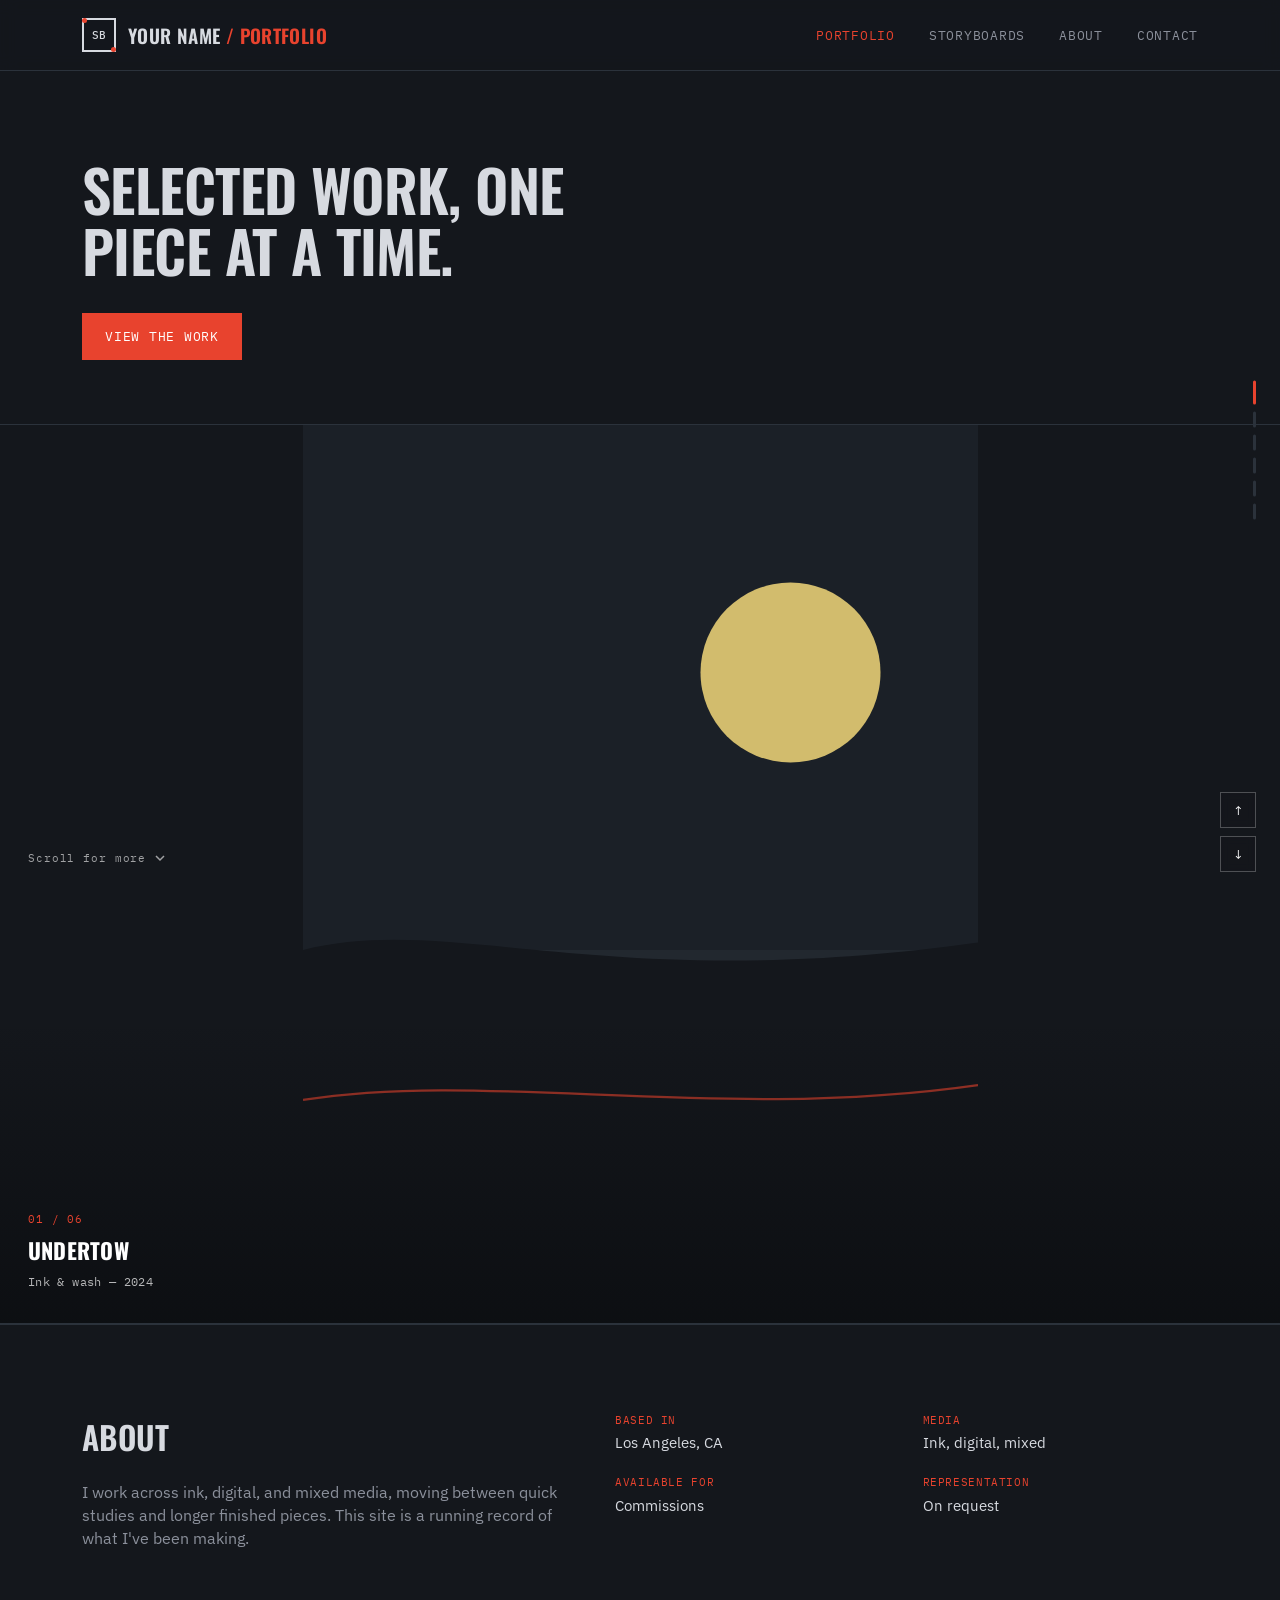
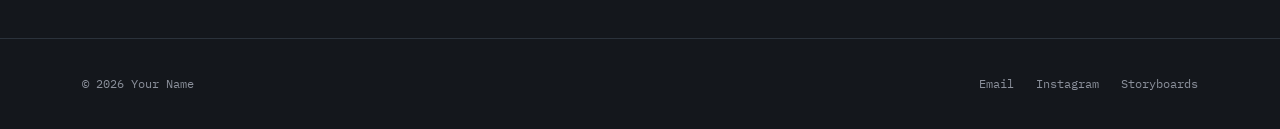
<file: index.html>
<!DOCTYPE html>
<html lang="en">
<head>
<meta charset="UTF-8">
<meta name="viewport" content="width=device-width, initial-scale=1.0">
<title>Portfolio Review — Your Name</title>
<link rel="preconnect" href="https://fonts.googleapis.com">
<link href="https://fonts.googleapis.com/css2?family=Oswald:wght@400;500;600;700&family=IBM+Plex+Sans:wght@400;500;600&family=IBM+Plex+Mono:wght@400;500&display=swap" rel="stylesheet">
<link rel="stylesheet" href="style.css">
<style>
  /* ============================================================
     PAGE HERO — simple intro, no viewer. The gallery is the
     centerpiece of this page, not the hero.
     ============================================================ */
  .page-hero{ padding:88px 0 64px; text-align:left; }
  .page-hero h1{
    font-family:var(--display); font-weight:600;
    font-size:clamp(34px,5vw,58px);
    line-height:1.05; letter-spacing:-0.01em;
    text-transform:uppercase; color:var(--chalk-brt);
    max-width:18ch;
  }
  .page-hero p.lede{ margin-top:22px; color:var(--chalk); font-size:16.5px; max-width:48ch; }
  .page-hero-actions{ margin-top:32px; display:flex; gap:14px; flex-wrap:wrap; }

  /* ============================================================
     REEL GALLERY — the signature element. One art piece fills
     the viewport at a time; scroll or swipe snaps to the next,
     the same way Instagram Reels moves through a vertical feed.
     ============================================================ */
  .reel-gallery{
    position:relative;
    height:100vh;
    overflow-y:scroll;
    scroll-snap-type:y mandatory;
    background:var(--ink);
    border-top:1px solid var(--line);
    border-bottom:1px solid var(--line);
  }
  .reel-gallery::-webkit-scrollbar{ display:none; }
  .reel-item{
    height:100vh; width:100%;
    scroll-snap-align:start; scroll-snap-stop:always;
    position:relative;
    display:flex; align-items:center; justify-content:center;
    overflow:hidden;
  }
  .reel-media{
    width:100%; height:100%;
    display:flex; align-items:center; justify-content:center;
  }
  .reel-media svg{ height:100%; width:auto; max-width:100%; }
  .reel-media img{ height:100%; width:auto; max-width:100%; object-fit:contain; }
  .reel-item::after{
    /* legibility gradient behind the caption, like Reels' UI */
    content:''; position:absolute; left:0; right:0; bottom:0; height:34%;
    background:linear-gradient(to top, rgba(10,12,15,0.75), transparent);
    pointer-events:none;
  }
  .reel-caption{
    position:absolute; left:28px; right:88px; bottom:34px; z-index:2;
  }
  .reel-caption .num{
    font-family:var(--mono); font-size:11px; color:var(--grease); letter-spacing:0.08em;
  }
  .reel-caption h3{
    font-family:var(--display); text-transform:uppercase; font-size:22px; letter-spacing:0.01em;
    margin-top:6px; color:#fff;
  }
  .reel-caption p{
    font-family:var(--mono); font-size:12px; color:rgba(255,255,255,0.7); margin-top:6px; letter-spacing:0.03em;
  }

  /* right-edge progress rail, echoes the sprocket/frame-counter
     motif used for storyboards — the two pages read as one site */
  .reel-progress{
    position:absolute; top:50%; right:24px; transform:translateY(-50%);
    display:flex; flex-direction:column; gap:7px; z-index:3;
  }
  .reel-progress i{
    width:3px; height:16px; background:var(--line); display:block; border-radius:2px;
    transition:background .2s ease, height .2s ease;
  }
  .reel-progress i.on{ background:var(--grease); height:24px; }

  .reel-nav{
    position:absolute; bottom:28px; right:24px; z-index:3;
    display:flex; flex-direction:column; gap:8px;
  }
  .reel-nav button{
    width:36px; height:36px; border:1px solid rgba(255,255,255,0.25); background:rgba(20,23,28,0.55);
    color:#fff; display:flex; align-items:center; justify-content:center; backdrop-filter:blur(4px);
  }
  .reel-nav button:hover{ border-color:var(--grease); color:var(--grease); }

  .reel-cue{
    position:absolute; left:28px; bottom:34px; z-index:2;
    font-family:var(--mono); font-size:11px; letter-spacing:0.08em; color:rgba(255,255,255,0.6);
    display:flex; align-items:center; gap:8px;
    opacity:1; transition:opacity .4s ease;
  }
  .reel-cue.hide{ opacity:0; }
  .reel-cue svg{ width:12px; height:12px; animation:bob 1.6s ease-in-out infinite; }
  @keyframes bob{ 0%,100%{ transform:translateY(0);} 50%{ transform:translateY(4px);} }

  @media (max-width:920px){
    .hero-grid{ grid-template-columns:1fr; }
  }
  @media (max-width:600px){
    .reel-caption{ right:60px; }
  }
</style>
</head>
<body>

<header class="nav">
  <div class="nav-inner">
    <a class="brand" href="index.html">
      <div class="brand-mark">SB</div>
      <div class="brand-name">Your Name <span>/ Portfolio</span></div>
    </a>
    <nav class="links">
      <a href="#gallery" class="current">Portfolio</a>
      <a href="storyboards.html">Storyboards</a>
      <a href="#about">About</a>
      <a href="#contact">Contact</a>
    </nav>
    <button class="nav-toggle" aria-label="Menu">☰</button>
  </div>
</header>

<section class="page-hero">
  <div class="wrap fade-up">
    <h1>Selected work, one piece at a time.</h1>
    <div class="page-hero-actions">
      <a href="#gallery" class="btn primary">View the work</a>
    </div>
  </div>
</section>

<section id="gallery">
  <div class="reel-gallery" id="reel-gallery"></div>
  <div class="reel-progress" id="reel-progress"></div>
  <div class="reel-nav">
    <button id="reel-up" aria-label="Previous piece">↑</button>
    <button id="reel-down" aria-label="Next piece">↓</button>
  </div>
  <div class="reel-cue" id="reel-cue">
    Scroll for more
    <svg viewBox="0 0 12 12" fill="none"><path d="M2 4L6 8L10 4" stroke="currentColor" stroke-width="1.5"/></svg>
  </div>
</section>

<section class="section" id="about">
  <div class="wrap about-grid">
    <div>
      <div class="section-head" style="margin-bottom:20px;">
        <h2>About</h2>
      </div>
      <p>I work across ink, digital, and mixed media, moving between quick studies and longer finished pieces. This site is a running record of what I've been making.</p>
    </div>
    <dl class="specs">
      <div class="spec"><dt>Based in</dt><dd>Los Angeles, CA</dd></div>
      <div class="spec"><dt>Media</dt><dd>Ink, digital, mixed</dd></div>
      <div class="spec"><dt>Available for</dt><dd>Commissions</dd></div>
      <div class="spec"><dt>Representation</dt><dd>On request</dd></div>
    </dl>
  </div>
</section>

<footer id="contact">
  <div class="wrap footer-inner">
    <p>© <span id="year"></span> Your Name</p>
    <div class="footer-links">
      <a href="mailto:you@example.com">Email</a>
      <a href="#">Instagram</a>
      <a href="storyboards.html">Storyboards</a>
    </div>
  </div>
</footer>

<script>
/* ============================================================
   PIECES — abstract studies built from the site's own palette,
   standing in for real artwork. Replace the entries below with
   your own images: { title, medium, year, type:'image', src }.
   ============================================================ */
function piece(title, medium, year, svg){
  return { title, medium, year, type:'svg', markup: svg };
}

const PIECES = [
  piece('Undertow', 'Ink & wash', '2024', `
    <svg viewBox="0 0 900 1200" xmlns="http://www.w3.org/2000/svg">
      <rect width="900" height="1200" fill="#1B2027"/>
      <rect y="700" width="900" height="500" fill="#22282F"/>
      <path d="M0 700 C 200 650, 400 760, 900 690 L900 1200 L0 1200 Z" fill="#14171C"/>
      <circle cx="650" cy="330" r="120" fill="#F3D77A" opacity="0.85"/>
      <path d="M0 900 C 250 860, 550 930, 900 880" stroke="#E8432E" stroke-width="3" fill="none" opacity="0.7"/>
    </svg>`),
  piece('Night Shift, Study', 'Graphite', '2024', `
    <svg viewBox="0 0 900 1200" xmlns="http://www.w3.org/2000/svg">
      <rect width="900" height="1200" fill="#14171C"/>
      <rect x="120" y="180" width="660" height="840" fill="none" stroke="#8B909B" stroke-width="1" opacity="0.4"/>
      <circle cx="450" cy="470" r="90" fill="none" stroke="#ECE7D8" stroke-width="2.5"/>
      <path d="M370 620 Q450 500 530 620" fill="none" stroke="#ECE7D8" stroke-width="2.5"/>
      <path d="M120 900 H780" stroke="#E8432E" stroke-width="2" stroke-dasharray="8 6"/>
      <text x="150" y="1050" font-family="IBM Plex Mono, monospace" font-size="14" fill="#8B909B">STUDY — HAND, RESTING</text>
    </svg>`),
  piece('Coastal Line', 'Gouache', '2023', `
    <svg viewBox="0 0 900 1200" xmlns="http://www.w3.org/2000/svg">
      <rect width="900" height="1200" fill="#ECE7D8"/>
      <rect y="640" width="900" height="560" fill="#22282F"/>
      <rect y="600" width="900" height="40" fill="#14171C"/>
      <circle cx="220" cy="260" r="70" fill="#E8432E" opacity="0.9"/>
      <path d="M0 640 C 300 600, 600 660, 900 610" fill="none" stroke="#14171C" stroke-width="3"/>
    </svg>`),
  piece('Figure, Turning', 'Charcoal', '2025', `
    <svg viewBox="0 0 900 1200" xmlns="http://www.w3.org/2000/svg">
      <rect width="900" height="1200" fill="#1B2027"/>
      <ellipse cx="450" cy="380" rx="70" ry="85" fill="none" stroke="#D7DAE0" stroke-width="2.5"/>
      <path d="M380 460 Q450 620 400 800 M520 460 Q450 620 500 800" fill="none" stroke="#D7DAE0" stroke-width="2.5"/>
      <path d="M300 900 H600" stroke="#E8432E" stroke-width="2" opacity="0.7"/>
      <text x="150" y="1080" font-family="IBM Plex Mono, monospace" font-size="14" fill="#8B909B">FIGURE — 8 MIN POSE</text>
    </svg>`),
  piece('Interior, Blue Hour', 'Digital', '2025', `
    <svg viewBox="0 0 900 1200" xmlns="http://www.w3.org/2000/svg">
      <rect width="900" height="1200" fill="#14171C"/>
      <rect x="0" y="0" width="900" height="1200" fill="url(#g)"/>
      <defs><linearGradient id="g" x1="0" y1="0" x2="0" y2="1"><stop offset="0" stop-color="#22282F"/><stop offset="1" stop-color="#14171C"/></linearGradient></defs>
      <rect x="180" y="200" width="220" height="320" fill="#F3D77A" opacity="0.15"/>
      <rect x="180" y="200" width="220" height="320" fill="none" stroke="#F3D77A" stroke-width="2" opacity="0.6"/>
      <path d="M120 900 H780" stroke="#8B909B" stroke-width="1" opacity="0.4"/>
    </svg>`),
  piece('Marks for Tidewater', 'Mixed media', '2024', `
    <svg viewBox="0 0 900 1200" xmlns="http://www.w3.org/2000/svg">
      <rect width="900" height="1200" fill="#ECE7D8"/>
      <path d="M100 300 H800" stroke="#14171C" stroke-width="1" opacity="0.3"/>
      <path d="M100 340 H800" stroke="#14171C" stroke-width="1" opacity="0.3"/>
      <circle cx="330" cy="560" r="55" fill="none" stroke="#14171C" stroke-width="2.5"/>
      <path d="M280 640 Q330 570 380 640" fill="none" stroke="#14171C" stroke-width="2.5"/>
      <path d="M550 500 H820" stroke="#E8432E" stroke-width="2" marker-end="url(#arw)"/>
      <defs><marker id="arw" markerWidth="8" markerHeight="8" refX="4" refY="4" orient="auto"><path d="M0,0 L8,4 L0,8 z" fill="#E8432E"/></marker></defs>
      <text x="120" y="900" font-family="IBM Plex Mono, monospace" font-size="14" fill="#14171C" opacity="0.6">SKETCHBOOK — REF FOR SC.03</text>
    </svg>`)
];

/* ============================================================
   RENDER — the reel
   ============================================================ */
const galleryEl = document.getElementById('reel-gallery');
const progressEl = document.getElementById('reel-progress');
const cueEl = document.getElementById('reel-cue');
let observer;

function pieceMedia(p){
  return p.type === 'svg' ? p.markup : `<img src="${p.src}" alt="">`;
}

function buildItem(p, i){
  const item = document.createElement('article');
  item.className = 'reel-item';
  item.dataset.index = i;
  item.innerHTML = `
    <div class="reel-media">${pieceMedia(p)}</div>
    <div class="reel-caption">
      <div class="num">${String(i+1).padStart(2,'0')} / ${String(PIECES.length).padStart(2,'0')}</div>
      <h3>${p.title}</h3>
      <p>${p.medium} — ${p.year}</p>
    </div>`;
  return item;
}

function renderGallery(){
  galleryEl.innerHTML = '';
  progressEl.innerHTML = '';
  PIECES.forEach((p, i) => {
    galleryEl.appendChild(buildItem(p, i));
    const dot = document.createElement('i');
    if(i === 0) dot.classList.add('on');
    progressEl.appendChild(dot);
  });
  setupObserver();
}

function setupObserver(){
  if(observer) observer.disconnect();
  observer = new IntersectionObserver((entries) => {
    entries.forEach(entry => {
      if(entry.isIntersecting && entry.intersectionRatio > 0.6){
        const idx = Number(entry.target.dataset.index);
        [...progressEl.children].forEach((dot, i) => dot.classList.toggle('on', i === idx));
      }
    });
  }, { root: galleryEl, threshold: [0.6] });
  [...galleryEl.children].forEach(el => observer.observe(el));
}

function scrollStep(delta){
  const items = [...galleryEl.children];
  const current = items.findIndex(el => {
    const r = el.getBoundingClientRect();
    const gr = galleryEl.getBoundingClientRect();
    return Math.abs(r.top - gr.top) < gr.height * 0.5;
  });
  const next = Math.min(Math.max((current === -1 ? 0 : current) + delta, 0), items.length - 1);
  items[next].scrollIntoView({ behavior:'smooth', block:'start' });
}

document.getElementById('reel-up').addEventListener('click', () => scrollStep(-1));
document.getElementById('reel-down').addEventListener('click', () => scrollStep(1));

galleryEl.addEventListener('scroll', () => cueEl.classList.add('hide'), { once:true });

document.addEventListener('keydown', e => {
  const rect = galleryEl.getBoundingClientRect();
  const inView = rect.top < window.innerHeight * 0.6 && rect.bottom > window.innerHeight * 0.4;
  if(!inView) return;
  if(e.key === 'ArrowDown' || e.key === 'PageDown'){ e.preventDefault(); scrollStep(1); }
  if(e.key === 'ArrowUp' || e.key === 'PageUp'){ e.preventDefault(); scrollStep(-1); }
});

/* ============================================================
   INIT
   ============================================================ */
document.getElementById('year').textContent = new Date().getFullYear();
renderGallery();
</script>
</body>
</html>
</file>
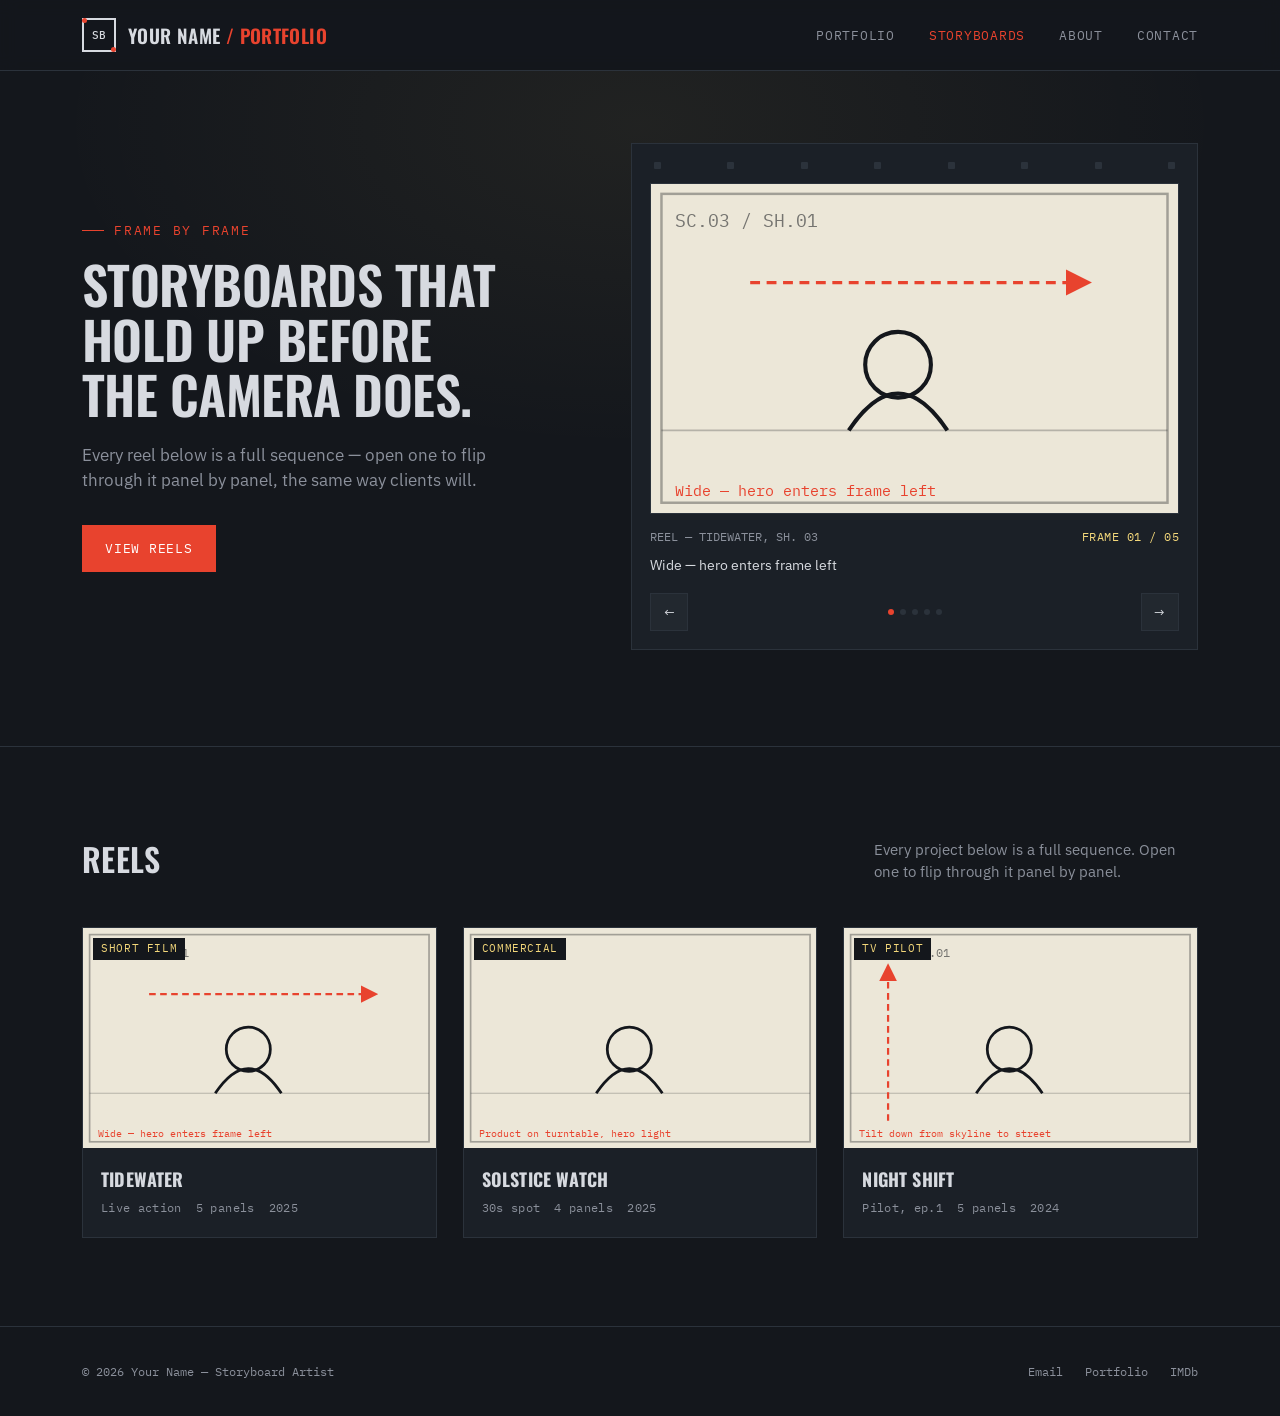
<file: storyboards.html>
<!DOCTYPE html>
<html lang="en">
<head>
<meta charset="UTF-8">
<meta name="viewport" content="width=device-width, initial-scale=1.0">
<title>Storyboards — Your Name</title>
<link rel="preconnect" href="https://fonts.googleapis.com">
<link href="https://fonts.googleapis.com/css2?family=Oswald:wght@400;500;600;700&family=IBM+Plex+Sans:wght@400;500;600&family=IBM+Plex+Mono:wght@400;500&display=swap" rel="stylesheet">
<link rel="stylesheet" href="style.css">
<style>
  /* ============================================================
     HERO — the flip-viewer is this page's thesis, front and
     center, the same way it was on the old single-page template.
     ============================================================ */
  .hero{ padding:72px 0 96px; position:relative; overflow:hidden; }
  .hero::before{
    content:''; position:absolute; inset:0;
    background:radial-gradient(ellipse 900px 500px at 50% 8%, rgba(243,215,122,0.06), transparent 65%);
    pointer-events:none;
  }
  .hero-grid{ display:grid; grid-template-columns:1fr 1.15fr; gap:56px; align-items:center; }
  .hero h1{
    font-family:var(--display); font-weight:600;
    font-size:clamp(34px,4.4vw,52px);
    line-height:1.06; letter-spacing:-0.01em;
    text-transform:uppercase; color:var(--chalk-brt);
    max-width:15ch;
  }
  .hero p.lede{ margin-top:22px; color:var(--chalk); font-size:16.5px; max-width:42ch; }
  .hero-actions{ margin-top:32px; display:flex; gap:14px; flex-wrap:wrap; }

  .stage-frame{ background:var(--stage); border:1px solid var(--line); padding:18px; position:relative; }
  .sprocket-row{ display:flex; justify-content:space-between; padding:0 4px 14px; }
  .sprocket-row span{ width:7px; height:7px; background:var(--line); border-radius:1px; }

  .viewer-canvas{ background:var(--paper); aspect-ratio:16/10; position:relative; overflow:hidden; border:1px solid var(--line); }
  .viewer-canvas svg{ width:100%; height:100%; display:block; }
  .viewer-canvas img{ width:100%; height:100%; object-fit:cover; }

  .frame-meta{ display:flex; justify-content:space-between; align-items:baseline; margin-top:14px; font-family:var(--mono); font-size:11.5px; color:var(--chalk); }
  .frame-counter{ color:var(--lamp); letter-spacing:0.04em; }
  .frame-caption{ margin-top:10px; font-size:14px; color:var(--chalk-brt); min-height:22px; }
  .stage-controls{ display:flex; justify-content:space-between; align-items:center; margin-top:16px; }
  .arrow-btn{
    width:38px; height:38px; border:1px solid var(--line); background:var(--stage-2);
    color:var(--chalk-brt); display:flex; align-items:center; justify-content:center;
    transition:border-color .15s ease, color .15s ease;
  }
  .arrow-btn:hover{ border-color:var(--grease); color:var(--grease); }
  .stage-controls .dots{ display:flex; gap:6px; }
  .stage-controls .dots i{ width:6px; height:6px; background:var(--line); display:block; border-radius:50%; }
  .stage-controls .dots i.on{ background:var(--grease); }

  /* ============================================================
     REELS GRID (project cards)
     ============================================================ */
  .reels{ display:grid; grid-template-columns:repeat(3,1fr); gap:26px; }
  .reel-card{
    background:var(--stage); border:1px solid var(--line); cursor:pointer;
    transition:border-color .2s ease, transform .2s ease;
    display:flex; flex-direction:column;
  }
  .reel-card:hover{ border-color:var(--grease); transform:translateY(-3px); }
  .reel-thumb{ aspect-ratio:16/10; background:var(--paper); position:relative; overflow:hidden; }
  .reel-thumb svg, .reel-thumb img{ width:100%; height:100%; object-fit:cover; }
  .reel-tag{
    position:absolute; top:10px; left:10px; background:var(--ink); color:var(--lamp);
    font-family:var(--mono); font-size:10.5px; letter-spacing:0.06em; padding:3px 8px; text-transform:uppercase;
  }
  .reel-scribble{ position:absolute; inset:0; opacity:0; transition:opacity .2s ease; pointer-events:none; }
  .reel-card:hover .reel-scribble{ opacity:1; }
  .reel-body{ padding:18px 18px 20px; }
  .reel-body h3{ font-family:var(--display); font-size:18px; text-transform:uppercase; letter-spacing:0.01em; margin-bottom:6px; }
  .reel-meta{ font-family:var(--mono); font-size:11.5px; color:var(--chalk); letter-spacing:0.03em; display:flex; gap:14px; }

  /* ============================================================
     FULLSCREEN VIEWER — flip through any reel
     ============================================================ */
  .viewer-overlay{
    position:fixed; inset:0; background:rgba(10,12,15,0.96); z-index:100;
    display:none; flex-direction:column;
  }
  .viewer-overlay.open{ display:flex; }
  .viewer-top{ display:flex; justify-content:space-between; align-items:center; padding:20px 32px; border-bottom:1px solid var(--line); }
  .viewer-title{ font-family:var(--display); text-transform:uppercase; font-size:16px; letter-spacing:0.02em; }
  .viewer-title span{ color:var(--chalk); font-family:var(--mono); font-size:12px; text-transform:none; margin-left:12px; }
  .viewer-close{
    background:none; border:1px solid var(--line); color:var(--chalk-brt);
    width:36px; height:36px; display:flex; align-items:center; justify-content:center;
  }
  .viewer-close:hover{ border-color:var(--grease); color:var(--grease); }

  .viewer-main{ flex:1; display:flex; align-items:center; justify-content:center; gap:20px; padding:24px 32px; min-height:0; }
  .viewer-nav-btn{
    width:46px; height:46px; flex-shrink:0; border:1px solid var(--line); background:var(--stage);
    color:var(--chalk-brt); display:flex; align-items:center; justify-content:center;
  }
  .viewer-nav-btn:hover{ border-color:var(--grease); color:var(--grease); }
  .viewer-stage-wrap{ height:100%; max-width:900px; width:100%; display:flex; flex-direction:column; justify-content:center; }
  .viewer-canvas-big{ background:var(--paper); aspect-ratio:16/10; border:1px solid var(--line); overflow:hidden; position:relative; }
  .viewer-canvas-big svg, .viewer-canvas-big img{ width:100%; height:100%; object-fit:cover; }
  .viewer-info{ display:flex; justify-content:space-between; margin-top:16px; font-family:var(--mono); font-size:12px; color:var(--chalk); }
  .viewer-caption{ margin-top:10px; font-size:15px; color:var(--chalk-brt); min-height:20px; }

  .filmstrip{ border-top:1px solid var(--line); padding:16px 32px; display:flex; gap:10px; overflow-x:auto; }
  .filmstrip::-webkit-scrollbar{ height:6px; }
  .filmstrip::-webkit-scrollbar-thumb{ background:var(--line); }
  .film-thumb{
    width:84px; aspect-ratio:16/10; flex-shrink:0; background:var(--paper); border:2px solid transparent;
    cursor:pointer; overflow:hidden; opacity:0.55; transition:opacity .15s ease, border-color .15s ease;
  }
  .film-thumb.active{ opacity:1; border-color:var(--grease); }
  .film-thumb:hover{ opacity:1; }
  .film-thumb svg, .film-thumb img{ width:100%; height:100%; object-fit:cover; }

  @media (max-width:920px){
    .hero-grid{ grid-template-columns:1fr; }
    .reels{ grid-template-columns:1fr 1fr; }
  }
  @media (max-width:600px){
    .reels{ grid-template-columns:1fr; }
    .viewer-main{ padding:16px; gap:10px; }
    .viewer-nav-btn{ width:36px; height:36px; }
  }
</style>
</head>
<body>

<header class="nav">
  <div class="nav-inner">
    <a class="brand" href="index.html">
      <div class="brand-mark">SB</div>
      <div class="brand-name">Your Name <span>/ Portfolio</span></div>
    </a>
    <nav class="links">
      <a href="index.html">Portfolio</a>
      <a href="storyboards.html" class="current">Storyboards</a>
      <a href="index.html#about">About</a>
      <a href="index.html#contact">Contact</a>
    </nav>
    <button class="nav-toggle" aria-label="Menu">☰</button>
  </div>
</header>

<section class="hero">
  <div class="wrap hero-grid">
    <div class="fade-up">
      <p class="eyebrow">Frame by frame</p>
      <h1>Storyboards that hold up before the camera does.</h1>
      <p class="lede">Every reel below is a full sequence — open one to flip through it panel by panel, the same way clients will.</p>
      <div class="hero-actions">
        <a href="#reels" class="btn primary">View reels</a>
      </div>
    </div>

    <div class="fade-up d1">
      <div class="stage-frame">
        <div class="sprocket-row">
          <span></span><span></span><span></span><span></span><span></span><span></span><span></span><span></span>
        </div>
        <div class="viewer-canvas" id="hero-canvas"></div>
        <div class="frame-meta">
          <span>REEL — TIDEWATER, SH. 03</span>
          <span class="frame-counter" id="hero-counter">FRAME 01 / 05</span>
        </div>
        <p class="frame-caption" id="hero-caption"></p>
        <div class="stage-controls">
          <button class="arrow-btn" id="hero-prev" aria-label="Previous frame">←</button>
          <div class="dots" id="hero-dots"></div>
          <button class="arrow-btn" id="hero-next" aria-label="Next frame">→</button>
        </div>
      </div>
    </div>
  </div>
</section>

<section class="section" id="reels">
  <div class="wrap">
    <div class="section-head">
      <h2>Reels</h2>
      <p>Every project below is a full sequence. Open one to flip through it panel by panel.</p>
    </div>
    <div class="reels" id="reel-grid"></div>
  </div>
</section>

<footer id="contact">
  <div class="wrap footer-inner">
    <p>© <span id="year"></span> Your Name — Storyboard Artist</p>
    <div class="footer-links">
      <a href="mailto:you@example.com">Email</a>
      <a href="index.html">Portfolio</a>
      <a href="#">IMDb</a>
    </div>
  </div>
</footer>

<!-- ============ FULLSCREEN FLIP VIEWER ============ -->
<div class="viewer-overlay" id="viewer-overlay">
  <div class="viewer-top">
    <div class="viewer-title" id="viewer-title">Reel <span id="viewer-meta"></span></div>
    <button class="viewer-close" id="viewer-close" aria-label="Close viewer">✕</button>
  </div>
  <div class="viewer-main">
    <button class="viewer-nav-btn" id="viewer-prev" aria-label="Previous frame">←</button>
    <div class="viewer-stage-wrap">
      <div class="viewer-canvas-big" id="viewer-canvas"></div>
      <div class="viewer-info">
        <span id="viewer-counter">FRAME 01 / 01</span>
        <span>← → to flip · Esc to close</span>
      </div>
      <p class="viewer-caption" id="viewer-caption"></p>
    </div>
    <button class="viewer-nav-btn" id="viewer-next" aria-label="Next frame">→</button>
  </div>
  <div class="filmstrip" id="viewer-filmstrip"></div>
</div>

<script>
/* ============================================================
   FRAME LIBRARY — simple storyboard-notation panels (subject
   silhouette + camera-move arrow + shot label) used to fill
   the demo reels below. Replace deck.frames with your own
   images once you've customized the reels.
   ============================================================ */
let panelCount = 0;
function svgPanel({ label, move, note, markerId }){
  return `
  <svg viewBox="0 0 320 200" xmlns="http://www.w3.org/2000/svg">
    <defs><marker id="${markerId}" markerWidth="8" markerHeight="8" refX="4" refY="4" orient="auto"><path d="M0,0 L8,4 L0,8 z" fill="#E8432E"/></marker></defs>
    <rect width="320" height="200" fill="#ECE7D8"/>
    <rect x="6" y="6" width="308" height="188" fill="none" stroke="#14171C" stroke-width="1.5" opacity="0.35"/>
    <line x1="6" y1="150" x2="314" y2="150" stroke="#14171C" stroke-width="1" opacity="0.25"/>
    <circle cx="150" cy="110" r="20" fill="none" stroke="#14171C" stroke-width="2.5"/>
    <path d="M120 150 Q150 105 180 150" fill="none" stroke="#14171C" stroke-width="2.5"/>
    ${move(markerId)}
    <text x="14" y="26" font-family="IBM Plex Mono, monospace" font-size="11" fill="#14171C" opacity="0.55">${label}</text>
    <text x="14" y="190" font-family="IBM Plex Mono, monospace" font-size="9" fill="#E8432E">${note}</text>
  </svg>`;
}
const ARROW_PAN   = id => `<path d="M60 60 H260" stroke="#E8432E" stroke-width="2" marker-end="url(#${id})" stroke-dasharray="6 4"/>`;
const ARROW_PUSH  = id => `<path d="M40 30 L120 100" stroke="#E8432E" stroke-width="2" marker-end="url(#${id})"/><path d="M280 30 L200 100" stroke="#E8432E" stroke-width="2" marker-end="url(#${id})"/>`;
const ARROW_TILT  = id => `<path d="M40 175 V40" stroke="#E8432E" stroke-width="2" marker-end="url(#${id})" stroke-dasharray="6 4"/>`;
const ARROW_STILL = () => ``;

function frame(label, move, note){
  panelCount += 1;
  const markerId = 'arrow-' + panelCount;
  return { type:'svg', markup: svgPanel({label, move, note, markerId}) };
}

const DECKS = [
  {
    id:'tidewater', tag:'Short film', title:'Tidewater', meta:['Live action','5 panels','2025'],
    frames:[
      frame('SC.03 / SH.01', ARROW_PAN,  'Wide — hero enters frame left'),
      frame('SC.03 / SH.02', ARROW_PUSH, 'Push in on reaction'),
      frame('SC.03 / SH.03', ARROW_STILL,'Static two-shot, dialogue'),
      frame('SC.04 / SH.01', ARROW_TILT, 'Tilt up to reveal the storm'),
      frame('SC.04 / SH.02', ARROW_STILL,'Close on hands, final beat'),
    ]
  },
  {
    id:'solstice', tag:'Commercial', title:'Solstice Watch', meta:['30s spot','4 panels','2025'],
    frames:[
      frame('SPOT / SH.01', ARROW_STILL,'Product on turntable, hero light'),
      frame('SPOT / SH.02', ARROW_PUSH, 'Macro push on dial detail'),
      frame('SPOT / SH.03', ARROW_PAN,  'Pan across lifestyle scene'),
      frame('SPOT / SH.04', ARROW_STILL,'Logo lockup, end card'),
    ]
  },
  {
    id:'nightshift', tag:'TV pilot', title:'Night Shift', meta:['Pilot, ep.1','5 panels','2024'],
    frames:[
      frame('SC.11 / SH.01', ARROW_TILT, 'Tilt down from skyline to street'),
      frame('SC.11 / SH.02', ARROW_PAN,  'Pan following the patrol car'),
      frame('SC.12 / SH.01', ARROW_STILL,'Interior, tense two-shot'),
      frame('SC.12 / SH.02', ARROW_PUSH, 'Push in, whip reveal'),
      frame('SC.13 / SH.01', ARROW_STILL,'Wide, cut to black'),
    ]
  }
];

function frameMarkup(f){
  return f.type === 'svg' ? f.markup : `<img src="${f.src}" alt="">`;
}

/* ============================================================
   RENDER — reel grid
   ============================================================ */
const grid = document.getElementById('reel-grid');

function renderGrid(){
  grid.innerHTML = '';
  DECKS.forEach((deck, i) => {
    const card = document.createElement('article');
    card.className = 'reel-card';
    card.tabIndex = 0;
    card.setAttribute('role','button');
    card.setAttribute('aria-label', `Open ${deck.title} storyboard`);
    card.innerHTML = `
      <div class="reel-thumb">
        <span class="reel-tag">${deck.tag}</span>
        ${frameMarkup(deck.frames[0])}
        <svg class="reel-scribble" viewBox="0 0 320 200"><ellipse cx="160" cy="100" rx="120" ry="60" fill="none" stroke="#E8432E" stroke-width="3" opacity="0.85" transform="rotate(-4 160 100)"/></svg>
      </div>
      <div class="reel-body">
        <h3>${deck.title}</h3>
        <div class="reel-meta"><span>${deck.meta[0]}</span><span>${deck.meta[1]}</span><span>${deck.meta[2]}</span></div>
      </div>`;
    card.addEventListener('click', () => openViewer(i));
    card.addEventListener('keydown', e => { if(e.key==='Enter' || e.key===' '){ e.preventDefault(); openViewer(i); } });
    grid.appendChild(card);
  });
}

/* ============================================================
   HERO MINI-VIEWER (Tidewater, auto-loaded)
   ============================================================ */
let heroIndex = 0;
const heroDeck = DECKS[0];
const heroCanvas = document.getElementById('hero-canvas');
const heroCounter = document.getElementById('hero-counter');
const heroCaption = document.getElementById('hero-caption');
const heroDots = document.getElementById('hero-dots');
const captions = ['Wide — hero enters frame left','Push in on reaction','Static two-shot, dialogue','Tilt up to reveal the storm','Close on hands, final beat'];

function renderHero(){
  heroCanvas.innerHTML = frameMarkup(heroDeck.frames[heroIndex]);
  heroCounter.textContent = `FRAME ${String(heroIndex+1).padStart(2,'0')} / ${String(heroDeck.frames.length).padStart(2,'0')}`;
  heroCaption.textContent = captions[heroIndex];
  heroDots.innerHTML = heroDeck.frames.map((_,i)=>`<i class="${i===heroIndex?'on':''}"></i>`).join('');
}
document.getElementById('hero-prev').addEventListener('click', ()=>{ heroIndex = (heroIndex-1+heroDeck.frames.length)%heroDeck.frames.length; renderHero(); });
document.getElementById('hero-next').addEventListener('click', ()=>{ heroIndex = (heroIndex+1)%heroDeck.frames.length; renderHero(); });
renderHero();

/* ============================================================
   FULLSCREEN VIEWER — flip through any reel, SpeakerDeck-style
   ============================================================ */
const overlay = document.getElementById('viewer-overlay');
const vCanvas = document.getElementById('viewer-canvas');
const vCounter = document.getElementById('viewer-counter');
const vCaption = document.getElementById('viewer-caption');
const vTitle = document.getElementById('viewer-title');
const vMeta = document.getElementById('viewer-meta');
const vFilmstrip = document.getElementById('viewer-filmstrip');

let activeDeck = null;
let activeFrame = 0;

function openViewer(deckIndex){
  activeDeck = DECKS[deckIndex];
  activeFrame = 0;
  vTitle.childNodes[0].textContent = activeDeck.title + ' ';
  vMeta.textContent = `— ${activeDeck.meta.join(' · ')}`;
  renderFilmstrip();
  renderViewerFrame();
  overlay.classList.add('open');
  document.body.style.overflow = 'hidden';
}
function closeViewer(){
  overlay.classList.remove('open');
  document.body.style.overflow = '';
}
function renderViewerFrame(){
  vCanvas.innerHTML = frameMarkup(activeDeck.frames[activeFrame]);
  vCounter.textContent = `FRAME ${String(activeFrame+1).padStart(2,'0')} / ${String(activeDeck.frames.length).padStart(2,'0')}`;
  vCaption.textContent = activeDeck.id==='tidewater' ? captions[activeFrame] : '';
  [...vFilmstrip.children].forEach((el,i)=> el.classList.toggle('active', i===activeFrame));
  vFilmstrip.children[activeFrame]?.scrollIntoView({ behavior:'smooth', inline:'center', block:'nearest' });
}
function renderFilmstrip(){
  vFilmstrip.innerHTML = '';
  activeDeck.frames.forEach((f, i) => {
    const t = document.createElement('div');
    t.className = 'film-thumb';
    t.innerHTML = frameMarkup(f);
    t.addEventListener('click', () => { activeFrame = i; renderViewerFrame(); });
    vFilmstrip.appendChild(t);
  });
}
function step(delta){
  if(!activeDeck) return;
  activeFrame = (activeFrame + delta + activeDeck.frames.length) % activeDeck.frames.length;
  renderViewerFrame();
}

document.getElementById('viewer-prev').addEventListener('click', ()=>step(-1));
document.getElementById('viewer-next').addEventListener('click', ()=>step(1));
document.getElementById('viewer-close').addEventListener('click', closeViewer);
overlay.addEventListener('click', e => { if(e.target === overlay) closeViewer(); });
document.addEventListener('keydown', e => {
  if(!overlay.classList.contains('open')) return;
  if(e.key === 'ArrowLeft') step(-1);
  if(e.key === 'ArrowRight') step(1);
  if(e.key === 'Escape') closeViewer();
});

let touchX = null;
vCanvas.addEventListener('touchstart', e => { touchX = e.touches[0].clientX; }, {passive:true});
vCanvas.addEventListener('touchend', e => {
  if(touchX === null) return;
  const dx = e.changedTouches[0].clientX - touchX;
  if(Math.abs(dx) > 40) step(dx > 0 ? -1 : 1);
  touchX = null;
}, {passive:true});

/* ============================================================
   INIT
   ============================================================ */
document.getElementById('year').textContent = new Date().getFullYear();
renderGrid();
</script>
</body>
</html>
</file>
<file: style.css>
/* ============================================================
   TOKENS — a dark editing-suite / lightbox palette. Storyboard
   artists mark cuts with a red grease pencil on the actual
   film; that's the one accent color here, used sparingly.
   Shared by index.html (Portfolio Review) and storyboards.html.
   ============================================================ */
:root{
  --ink:        #14171C;   /* room the lightbox sits in */
  --stage:      #1B2027;   /* panel / card surface */
  --stage-2:    #22282F;   /* raised surface (hover, viewer chrome) */
  --paper:      #ECE7D8;   /* the "paper" a piece is presented on */
  --grease:     #E8432E;   /* grease-pencil red — the one accent */
  --grease-dim: #7A2A20;
  --chalk:      #8B909B;   /* secondary ink on dark */
  --chalk-brt:  #D7DAE0;   /* primary ink on dark */
  --lamp:       #F3D77A;   /* warm lightbox glow, used very sparingly */
  --line:       #2B323B;

  --display: 'Oswald', sans-serif;
  --body: 'IBM Plex Sans', sans-serif;
  --mono: 'IBM Plex Mono', monospace;
}

*{ margin:0; padding:0; box-sizing:border-box; }
html{ scroll-behavior:smooth; }
body{
  background:var(--ink);
  color:var(--chalk-brt);
  font-family:var(--body);
  line-height:1.5;
  -webkit-font-smoothing:antialiased;
}
img{ max-width:100%; display:block; }
a{ color:inherit; }
button{ font-family:inherit; cursor:pointer; }

:focus-visible{
  outline:2px solid var(--lamp);
  outline-offset:3px;
}

.wrap{ max-width:1180px; margin:0 auto; padding:0 32px; }

/* ============================================================
   NAV — identical markup on every page; .current marks the tab
   ============================================================ */
header.nav{
  position:sticky; top:0; z-index:40;
  background:rgba(20,23,28,0.86);
  backdrop-filter:blur(8px);
  border-bottom:1px solid var(--line);
}
.nav-inner{
  display:flex; align-items:center; justify-content:space-between;
  padding:18px 32px;
  max-width:1180px; margin:0 auto;
}
.brand{ display:flex; align-items:center; gap:12px; text-decoration:none; }
.brand-mark{
  width:34px; height:34px; border:2px solid var(--chalk-brt);
  display:flex; align-items:center; justify-content:center;
  font-family:var(--mono); font-size:11px; font-weight:500; color:var(--chalk-brt);
  position:relative;
}
.brand-mark::before, .brand-mark::after{
  content:''; position:absolute; width:5px; height:5px; background:var(--grease); border-radius:50%;
  top:-2px; left:-2px;
}
.brand-mark::after{ top:auto; bottom:-2px; left:auto; right:-2px; }
.brand-name{
  font-family:var(--display); font-size:19px; font-weight:600;
  letter-spacing:0.02em; text-transform:uppercase; color:var(--chalk-brt);
}
.brand-name span{ color:var(--grease); }
nav.links{ display:flex; gap:34px; }
nav.links a{
  font-family:var(--mono); font-size:12.5px; letter-spacing:0.06em;
  text-transform:uppercase; text-decoration:none; color:var(--chalk);
  transition:color .15s ease;
}
nav.links a:hover, nav.links a.current{ color:var(--chalk-brt); }
nav.links a.current{ color:var(--grease); }
.nav-toggle{ display:none; background:none; border:none; color:var(--chalk-brt); }

/* ============================================================
   BUTTONS
   ============================================================ */
.btn{
  font-family:var(--mono); font-size:12.5px; letter-spacing:0.06em; text-transform:uppercase;
  padding:13px 22px; border:1px solid var(--chalk); background:transparent; color:var(--chalk-brt);
  text-decoration:none; display:inline-flex; align-items:center; gap:8px;
  transition:border-color .15s ease, background .15s ease;
}
.btn:hover{ border-color:var(--chalk-brt); }
.btn.primary{ background:var(--grease); border-color:var(--grease); color:#fff; }
.btn.primary:hover{ background:#cf3620; border-color:#cf3620; }

/* ============================================================
   SECTION HEADS
   ============================================================ */
.section{ padding:88px 0; border-top:1px solid var(--line); }
.section-head{
  display:flex; justify-content:space-between; align-items:flex-end; margin-bottom:44px; gap:24px;
}
.section-head h2{
  font-family:var(--display); text-transform:uppercase; font-weight:600;
  font-size:clamp(24px,3vw,32px); letter-spacing:0.01em;
}
.section-head p{ color:var(--chalk); font-size:14.5px; max-width:36ch; }
.eyebrow{
  font-family:var(--mono); font-size:12.5px; letter-spacing:0.14em;
  color:var(--grease); text-transform:uppercase; margin-bottom:16px;
  display:flex; align-items:center; gap:10px;
}
.eyebrow::before{ content:''; width:22px; height:1px; background:var(--grease); }

/* ============================================================
   UPLOAD — "load a new piece" / "load a new take"
   ============================================================ */
.upload-zone{
  border:1px dashed var(--line); background:var(--stage);
  padding:48px 32px; text-align:center; position:relative;
  transition:border-color .15s ease, background .15s ease;
}
.upload-zone.drag{ border-color:var(--grease); background:var(--stage-2); }
.clapper{ width:56px; height:40px; margin:0 auto 20px; position:relative; }
.clapper svg{ width:100%; height:100%; }
.upload-zone h3{
  font-family:var(--display); text-transform:uppercase; font-size:18px; margin-bottom:8px;
}
.upload-zone p{ color:var(--chalk); font-size:14px; margin-bottom:22px; }
.upload-zone input[type=file]{ display:none; }
.upload-hint{
  margin-top:18px; font-family:var(--mono); font-size:11px; color:var(--chalk); letter-spacing:0.03em;
}

/* ============================================================
   ABOUT
   ============================================================ */
.about-grid{ display:grid; grid-template-columns:0.9fr 1.1fr; gap:56px; }
.about-grid p{ color:var(--chalk); font-size:15.5px; margin-bottom:16px; max-width:52ch; }
.about-grid p:last-child{ margin-bottom:0; }
.specs{ display:grid; grid-template-columns:1fr 1fr; gap:20px 32px; align-content:start; }
.spec dt{ font-family:var(--mono); font-size:10.5px; color:var(--grease); text-transform:uppercase; letter-spacing:0.06em; margin-bottom:4px; }
.spec dd{ font-size:15px; color:var(--chalk-brt); }

/* ============================================================
   FOOTER
   ============================================================ */
footer{ border-top:1px solid var(--line); padding:36px 0; }
.footer-inner{ display:flex; justify-content:space-between; align-items:center; }
.footer-inner p{ font-family:var(--mono); font-size:11.5px; color:var(--chalk); }
.footer-links{ display:flex; gap:22px; }
.footer-links a{ font-family:var(--mono); font-size:11.5px; color:var(--chalk); text-decoration:none; }
.footer-links a:hover{ color:var(--chalk-brt); }

/* ============================================================
   RESPONSIVE (shared rules — page-specific ones live inline)
   ============================================================ */
@media (max-width:920px){
  nav.links{ display:none; }
  .nav-toggle{ display:block; }
  .about-grid{ grid-template-columns:1fr; }
}
@media (max-width:600px){
  .wrap, .nav-inner{ padding-left:20px; padding-right:20px; }
  .section{ padding:64px 0; }
}

@media (prefers-reduced-motion: reduce){
  *{ animation-duration:0.001ms !important; transition-duration:0.001ms !important; scroll-behavior:auto !important; }
}

.fade-up{ animation:fadeUp .6s ease both; }
.fade-up.d1{ animation-delay:.08s; }
.fade-up.d2{ animation-delay:.16s; }
@keyframes fadeUp{ from{ opacity:0; transform:translateY(10px); } to{ opacity:1; transform:translateY(0); } }
</file>
